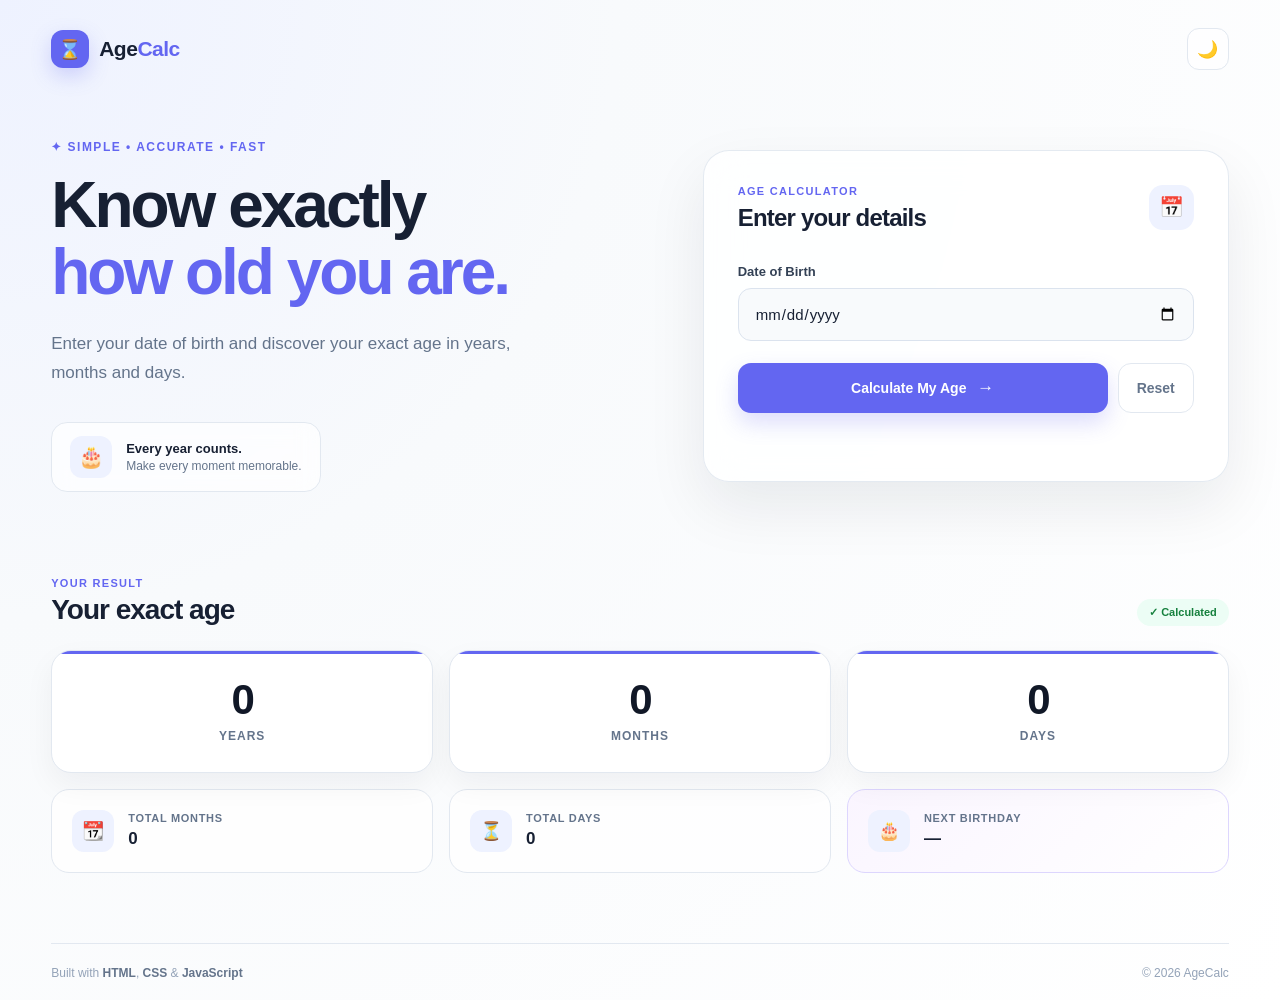
<file: index.html>
<!DOCTYPE html>
<html lang="en">

<head>
    <meta charset="UTF-8">

    <meta
        name="viewport"
        content="width=device-width, initial-scale=1.0"
    >

    <meta
        name="description"
        content="A modern and responsive age calculator built with HTML, CSS and JavaScript."
    >

    <title>Age Calculator | Calculate Your Exact Age</title>

    <link rel="stylesheet" href="style.css">
</head>

<body>

    <main class="app">

        <!-- ================================
             TOP BAR
        ================================= -->

        <nav class="top-bar">

            <div class="brand">
                <div class="brand-icon">⌛</div>

                <span>
                    Age<span>Calc</span>
                </span>
            </div>


            <button
                id="theme-toggle"
                class="theme-toggle"
                type="button"
                aria-label="Switch to dark mode"
                title="Switch theme"
            >
                🌙
            </button>

        </nav>


        <!-- ================================
             HERO SECTION
        ================================= -->

        <section class="hero">

            <!-- Left Content -->

            <div class="hero-content">

                <p class="eyebrow">
                    ✦ SIMPLE • ACCURATE • FAST
                </p>

                <h1>
                    Know exactly
                    <span>how old you are.</span>
                </h1>

                <p class="hero-description">
                    Enter your date of birth and discover your
                    exact age in years, months and days.
                </p>


                <div class="hero-decoration">

                    <div class="birthday-icon">
                        🎂
                    </div>

                    <div>
                        <strong>
                            Every year counts.
                        </strong>

                        <p>
                            Make every moment memorable.
                        </p>
                    </div>

                </div>

            </div>


            <!-- Calculator -->

            <div class="calculator-panel">

                <div class="panel-header">

                    <div>
                        <p class="panel-label">
                            AGE CALCULATOR
                        </p>

                        <h2>
                            Enter your details
                        </h2>
                    </div>

                    <div class="calendar-icon">
                        📅
                    </div>

                </div>


                <form id="age-form">

                    <div class="input-group">

                        <label for="birth-date">
                            Date of Birth
                        </label>

                        <div class="date-input-wrapper">

                            <input
                                type="date"
                                id="birth-date"
                                required
                            >

                        </div>

                    </div>


                    <div class="button-group">

                        <button
                            type="submit"
                            class="calculate-btn"
                        >
                            Calculate My Age
                            <span>→</span>
                        </button>

                        <button
                            type="button"
                            id="reset-btn"
                            class="reset-btn"
                        >
                            Reset
                        </button>

                    </div>

                </form>


                <p
                    id="error-message"
                    class="error-message"
                    role="alert"
                    aria-live="polite"
                ></p>

            </div>

        </section>


        <!-- ================================
             RESULTS
        ================================= -->

        <section
            id="result"
            class="results-section"
            aria-live="polite"
        >

            <div class="section-heading">

                <div>

                    <p class="section-label">
                        YOUR RESULT
                    </p>

                    <h2>
                        Your exact age
                    </h2>

                </div>

                <div class="result-badge">
                    ✓ Calculated
                </div>

            </div>


            <!-- Main Age -->

            <div class="age-display">

                <div class="age-card">

                    <strong id="years">
                        0
                    </strong>

                    <span>
                        Years
                    </span>

                </div>


                <div class="age-card">

                    <strong id="months">
                        0
                    </strong>

                    <span>
                        Months
                    </span>

                </div>


                <div class="age-card">

                    <strong id="days">
                        0
                    </strong>

                    <span>
                        Days
                    </span>

                </div>

            </div>


            <!-- Additional Information -->

            <div class="info-grid">

                <div class="info-card">

                    <div class="info-icon">
                        📆
                    </div>

                    <div>

                        <span>
                            Total Months
                        </span>

                        <strong id="total-months">
                            0
                        </strong>

                    </div>

                </div>


                <div class="info-card">

                    <div class="info-icon">
                        ⏳
                    </div>

                    <div>

                        <span>
                            Total Days
                        </span>

                        <strong id="total-days">
                            0
                        </strong>

                    </div>

                </div>


                <div class="info-card birthday-card">

                    <div class="info-icon">
                        🎂
                    </div>

                    <div>

                        <span>
                            Next Birthday
                        </span>

                        <strong id="next-birthday">
                            —
                        </strong>

                    </div>

                </div>

            </div>

        </section>


        <!-- ================================
             FOOTER
        ================================= -->

        <footer>

            <p>
                Built with
                <strong>HTML</strong>,
                <strong>CSS</strong> &
                <strong>JavaScript</strong>
            </p>

            <span>
                © 2026 AgeCalc
            </span>

        </footer>

    </main>


    <script src="script.js"></script>

</body>

</html>
</file>
<file: style.css>
/* ======================================
   RESET
====================================== */

* {
    margin: 0;
    padding: 0;
    box-sizing: border-box;
}


html {
    scroll-behavior: smooth;
}


body {
    min-height: 100vh;

    font-family:
        Inter,
        -apple-system,
        BlinkMacSystemFont,
        "Segoe UI",
        sans-serif;

    background:
        radial-gradient(
            circle at top left,
            #eef2ff 0%,
            #f8fafc 38%,
            #ffffff 100%
        );

    color: #172033;

    transition:
        background 0.3s ease,
        color 0.3s ease;
}


/* ======================================
   APP CONTAINER
====================================== */

.app {
    width: min(1180px, 92%);

    margin: 0 auto;

    padding: 28px 0 20px;
}


/* ======================================
   TOP BAR
====================================== */

.top-bar {
    display: flex;

    align-items: center;

    justify-content: space-between;

    margin-bottom: 70px;
}


.brand {
    display: flex;

    align-items: center;

    gap: 10px;

    font-size: 21px;

    font-weight: 800;

    letter-spacing: -0.5px;
}


.brand span span {
    color: #6366f1;
}


.brand-icon {
    width: 38px;
    height: 38px;

    display: flex;

    align-items: center;
    justify-content: center;

    border-radius: 12px;

    background: #6366f1;

    color: white;

    font-size: 19px;

    box-shadow:
        0 8px 20px rgba(99, 102, 241, 0.25);
}


/* ======================================
   THEME TOGGLE
====================================== */

.theme-toggle {
    width: 42px;
    height: 42px;

    border: 1px solid #e2e8f0;

    border-radius: 12px;

    background: rgba(255, 255, 255, 0.75);

    cursor: pointer;

    font-size: 17px;

    transition:
        transform 0.2s ease,
        background 0.2s ease,
        border-color 0.2s ease;
}


.theme-toggle:hover {
    transform: translateY(-2px);

    border-color: #c7d2fe;
}


.theme-toggle:active {
    transform: scale(0.95);
}


/* ======================================
   HERO
====================================== */

.hero {
    display: grid;

    grid-template-columns:
        1.05fr
        0.95fr;

    gap: 70px;

    align-items: center;

    margin-bottom: 85px;
}


/* ======================================
   HERO CONTENT
====================================== */

.eyebrow {
    color: #6366f1;

    font-size: 12px;

    font-weight: 800;

    letter-spacing: 1.5px;

    margin-bottom: 18px;
}


.hero h1 {
    max-width: 600px;

    font-size: clamp(
        42px,
        5vw,
        68px
    );

    line-height: 1.04;

    letter-spacing: -3px;

    font-weight: 800;
}


.hero h1 span {
    display: block;

    color: #6366f1;
}


.hero-description {
    max-width: 510px;

    margin-top: 25px;

    color: #64748b;

    font-size: 17px;

    line-height: 1.7;
}


/* ======================================
   HERO DECORATION
====================================== */

.hero-decoration {
    display: inline-flex;

    align-items: center;

    gap: 14px;

    margin-top: 34px;

    padding: 13px 18px;

    border: 1px solid #e2e8f0;

    border-radius: 16px;

    background: rgba(255, 255, 255, 0.7);

    backdrop-filter: blur(10px);
}


.birthday-icon {
    width: 42px;
    height: 42px;

    display: flex;

    align-items: center;
    justify-content: center;

    border-radius: 12px;

    background: #eef2ff;

    font-size: 21px;
}


.hero-decoration strong {
    display: block;

    font-size: 13px;

    margin-bottom: 3px;
}


.hero-decoration p {
    color: #64748b;

    font-size: 12px;
}


/* ======================================
   CALCULATOR PANEL
====================================== */

.calculator-panel {
    padding: 34px;

    border: 1px solid rgba(226, 232, 240, 0.9);

    border-radius: 26px;

    background:
        rgba(255, 255, 255, 0.82);

    backdrop-filter: blur(18px);

    box-shadow:
        0 25px 60px rgba(15, 23, 42, 0.08);
}


.panel-header {
    display: flex;

    justify-content: space-between;

    align-items: flex-start;

    margin-bottom: 32px;
}


.panel-label {
    color: #6366f1;

    font-size: 11px;

    font-weight: 800;

    letter-spacing: 1.3px;

    margin-bottom: 7px;
}


.panel-header h2 {
    font-size: 24px;

    letter-spacing: -0.8px;
}


.calendar-icon {
    width: 45px;
    height: 45px;

    display: flex;

    align-items: center;
    justify-content: center;

    border-radius: 14px;

    background: #eef2ff;

    font-size: 20px;
}


/* ======================================
   INPUT
====================================== */

.input-group {
    margin-bottom: 22px;
}


.input-group label {
    display: block;

    margin-bottom: 9px;

    color: #334155;

    font-size: 13px;

    font-weight: 700;
}


.date-input-wrapper input {
    width: 100%;

    padding: 16px;

    border: 1px solid #dbe3ee;

    border-radius: 13px;

    background: #f8fafc;

    color: #172033;

    font-family: inherit;

    font-size: 15px;

    outline: none;

    transition:
        border-color 0.2s ease,
        box-shadow 0.2s ease,
        background 0.2s ease;
}


.date-input-wrapper input:focus {
    border-color: #818cf8;

    background: white;

    box-shadow:
        0 0 0 4px rgba(99, 102, 241, 0.1);
}


/* ======================================
   BUTTONS
====================================== */

.button-group {
    display: grid;

    grid-template-columns: 1fr auto;

    gap: 10px;
}


.calculate-btn {
    border: none;

    border-radius: 13px;

    padding: 15px 20px;

    background: #6366f1;

    color: white;

    font-family: inherit;

    font-size: 14px;

    font-weight: 700;

    cursor: pointer;

    box-shadow:
        0 10px 22px rgba(99, 102, 241, 0.22);

    transition:
        transform 0.2s ease,
        background 0.2s ease,
        box-shadow 0.2s ease;
}


.calculate-btn span {
    margin-left: 7px;

    font-size: 17px;
}


.calculate-btn:hover {
    background: #4f46e5;

    transform: translateY(-2px);

    box-shadow:
        0 14px 26px rgba(99, 102, 241, 0.28);
}


.calculate-btn:active {
    transform: scale(0.98);
}


.reset-btn {
    padding: 15px 18px;

    border: 1px solid #e2e8f0;

    border-radius: 13px;

    background: white;

    color: #64748b;

    font-family: inherit;

    font-size: 14px;

    font-weight: 600;

    cursor: pointer;

    transition:
        background 0.2s ease,
        border-color 0.2s ease;
}


.reset-btn:hover {
    background: #f8fafc;

    border-color: #cbd5e1;
}


.reset-btn:active {
    transform: scale(0.98);
}


/* ======================================
   ERROR
====================================== */

.error-message {
    min-height: 20px;

    margin-top: 14px;

    color: #dc2626;

    font-size: 13px;

    font-weight: 600;
}


/* ======================================
   RESULTS SECTION
====================================== */

.results-section {
    animation: resultAppear 0.5s ease;
}


.section-heading {
    display: flex;

    align-items: flex-end;

    justify-content: space-between;

    margin-bottom: 24px;
}


.section-label {
    color: #6366f1;

    font-size: 11px;

    font-weight: 800;

    letter-spacing: 1.3px;

    margin-bottom: 5px;
}


.section-heading h2 {
    font-size: 28px;

    letter-spacing: -1px;
}


.result-badge {
    padding: 7px 12px;

    border-radius: 30px;

    background: #ecfdf5;

    color: #15803d;

    font-size: 11px;

    font-weight: 700;
}


/* ======================================
   AGE DISPLAY
====================================== */

.age-display {
    display: grid;

    grid-template-columns:
        repeat(3, 1fr);

    gap: 16px;

    margin-bottom: 16px;
}


.age-card {
    position: relative;

    overflow: hidden;

    padding: 28px;

    border: 1px solid #e2e8f0;

    border-radius: 20px;

    background: white;

    text-align: center;

    box-shadow:
        0 12px 30px rgba(15, 23, 42, 0.05);

    transition:
        transform 0.2s ease,
        box-shadow 0.2s ease;
}


.age-card::before {
    content: "";

    position: absolute;

    top: 0;
    left: 0;

    width: 100%;
    height: 3px;

    background: #6366f1;
}


.age-card:hover {
    transform: translateY(-4px);

    box-shadow:
        0 18px 35px rgba(15, 23, 42, 0.08);
}


.age-card strong {
    display: block;

    margin-bottom: 5px;

    color: #111827;

    font-size: 42px;

    line-height: 1;

    letter-spacing: -2px;
}


.age-card span {
    color: #64748b;

    font-size: 12px;

    font-weight: 700;

    text-transform: uppercase;

    letter-spacing: 1px;
}


/* ======================================
   INFORMATION CARDS
====================================== */

.info-grid {
    display: grid;

    grid-template-columns:
        repeat(3, 1fr);

    gap: 16px;
}


.info-card {
    display: flex;

    align-items: center;

    gap: 14px;

    padding: 20px;

    border: 1px solid #e2e8f0;

    border-radius: 18px;

    background: rgba(255, 255, 255, 0.8);

    transition:
        transform 0.2s ease,
        border-color 0.2s ease;
}


.info-card:hover {
    transform: translateY(-2px);

    border-color: #c7d2fe;
}


.info-icon {
    width: 42px;
    height: 42px;

    flex-shrink: 0;

    display: flex;

    align-items: center;
    justify-content: center;

    border-radius: 12px;

    background: #eef2ff;

    font-size: 18px;
}


.info-card span {
    display: block;

    margin-bottom: 5px;

    color: #64748b;

    font-size: 11px;

    font-weight: 700;

    text-transform: uppercase;

    letter-spacing: 0.7px;
}


.info-card strong {
    display: block;

    color: #172033;

    font-size: 17px;
}


.birthday-card {
    border-color: #ddd6fe;

    background:
        linear-gradient(
            135deg,
            #faf5ff,
            #ffffff
        );
}


/* ======================================
   FOOTER
====================================== */

footer {
    display: flex;

    justify-content: space-between;

    align-items: center;

    margin-top: 70px;

    padding-top: 22px;

    border-top: 1px solid #e2e8f0;

    color: #94a3b8;

    font-size: 12px;
}


footer strong {
    color: #64748b;
}


/* ======================================
   ANIMATION
====================================== */

@keyframes resultAppear {

    from {
        opacity: 0;

        transform: translateY(15px);
    }

    to {
        opacity: 1;

        transform: translateY(0);
    }

}


@keyframes birthdayPulse {

    0% {
        transform: scale(1);
    }

    50% {
        transform: scale(1.02);
    }

    100% {
        transform: scale(1);
    }

}


/* ======================================
   BIRTHDAY TODAY
====================================== */

.birthday-card.birthday-today {
    border-color: #86efac;

    background: #f0fdf4;

    animation:
        birthdayPulse 1.5s ease-in-out infinite;
}


/* ======================================
   DARK MODE
====================================== */

body.dark-mode {
    background:
        radial-gradient(
            circle at top left,
            #1e1b4b 0%,
            #0f172a 42%,
            #020617 100%
        );

    color: #f8fafc;
}


body.dark-mode .theme-toggle {
    background: #1e293b;

    border-color: #334155;
}


body.dark-mode .hero-description,
body.dark-mode .hero-decoration p,
body.dark-mode .input-group label {
    color: #94a3b8;
}


body.dark-mode .hero-decoration {
    border-color: #334155;

    background: rgba(15, 23, 42, 0.7);
}


body.dark-mode .birthday-icon,
body.dark-mode .calendar-icon,
body.dark-mode .info-icon {
    background: #312e81;
}


body.dark-mode .calculator-panel {
    border-color: #334155;

    background:
        rgba(15, 23, 42, 0.82);

    box-shadow:
        0 25px 60px rgba(0, 0, 0, 0.3);
}


body.dark-mode .date-input-wrapper input {
    border-color: #334155;

    background: #1e293b;

    color: #f8fafc;
}


body.dark-mode .date-input-wrapper input:focus {
    background: #0f172a;

    border-color: #818cf8;
}


body.dark-mode .reset-btn {
    border-color: #334155;

    background: #1e293b;

    color: #cbd5e1;
}


body.dark-mode .reset-btn:hover {
    background: #334155;
}


body.dark-mode .age-card,
body.dark-mode .info-card {
    border-color: #334155;

    background: #0f172a;

    box-shadow:
        0 12px 30px rgba(0, 0, 0, 0.18);
}


body.dark-mode .age-card strong,
body.dark-mode .info-card strong,
body.dark-mode .panel-header h2,
body.dark-mode .section-heading h2 {
    color: #f8fafc;
}


body.dark-mode .age-card span,
body.dark-mode .info-card span {
    color: #94a3b8;
}


body.dark-mode .birthday-card {
    border-color: #4338ca;

    background:
        linear-gradient(
            135deg,
            #1e1b4b,
            #0f172a
        );
}


body.dark-mode .result-badge {
    background: #052e16;

    color: #86efac;
}


body.dark-mode footer {
    border-color: #334155;
}


body.dark-mode footer strong {
    color: #cbd5e1;
}


/* ======================================
   RESPONSIVE
====================================== */

@media (max-width: 850px) {

    .top-bar {
        margin-bottom: 50px;
    }


    .hero {
        grid-template-columns: 1fr;

        gap: 40px;

        margin-bottom: 60px;
    }


    .hero h1 {
        font-size: 48px;
    }


    .calculator-panel {
        max-width: 650px;
    }

}


@media (max-width: 600px) {

    .app {
        width: 90%;

        padding-top: 20px;
    }


    .hero h1 {
        font-size: 40px;

        letter-spacing: -2px;
    }


    .hero-description {
        font-size: 15px;
    }


    .hero-decoration {
        width: 100%;
    }


    .calculator-panel {
        padding: 24px;

        border-radius: 20px;
    }


    .button-group {
        grid-template-columns: 1fr;
    }


    .age-display {
        grid-template-columns: 1fr;

        gap: 10px;
    }


    .age-card {
        padding: 22px;
    }


    .age-card strong {
        font-size: 36px;
    }


    .info-grid {
        grid-template-columns: 1fr;
    }


    .section-heading {
        align-items: flex-start;

        gap: 15px;

        flex-direction: column;
    }


    footer {
        flex-direction: column;

        gap: 8px;

        text-align: center;

        margin-top: 50px;
    }

}


/* ======================================
   ACCESSIBILITY
====================================== */

button:focus-visible,
input:focus-visible {
    outline: 3px solid rgba(99, 102, 241, 0.35);

    outline-offset: 3px;
}


/* ======================================
   REDUCED MOTION
====================================== */

@media (prefers-reduced-motion: reduce) {

    *,
    *::before,
    *::after {
        scroll-behavior: auto !important;

        animation-duration: 0.01ms !important;

        animation-iteration-count: 1 !important;

        transition-duration: 0.01ms !important;
    }

}
</file>
